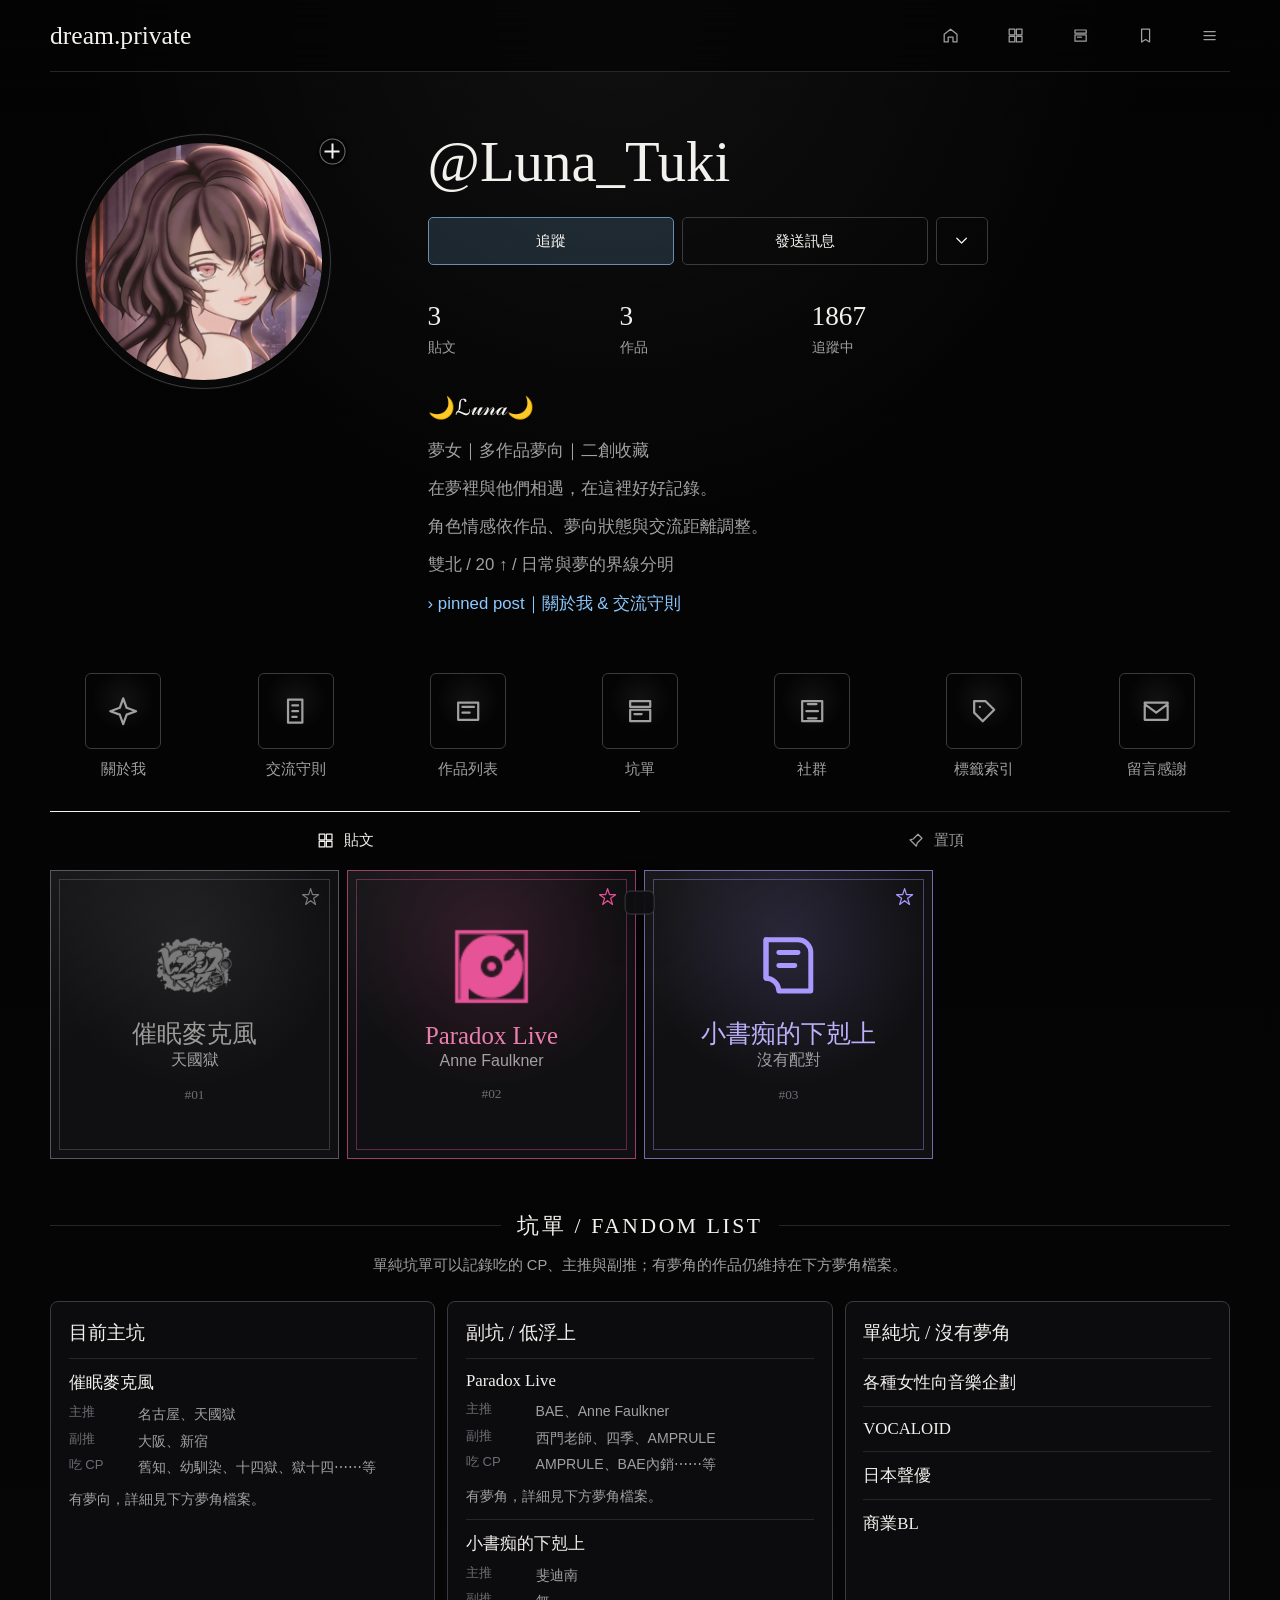
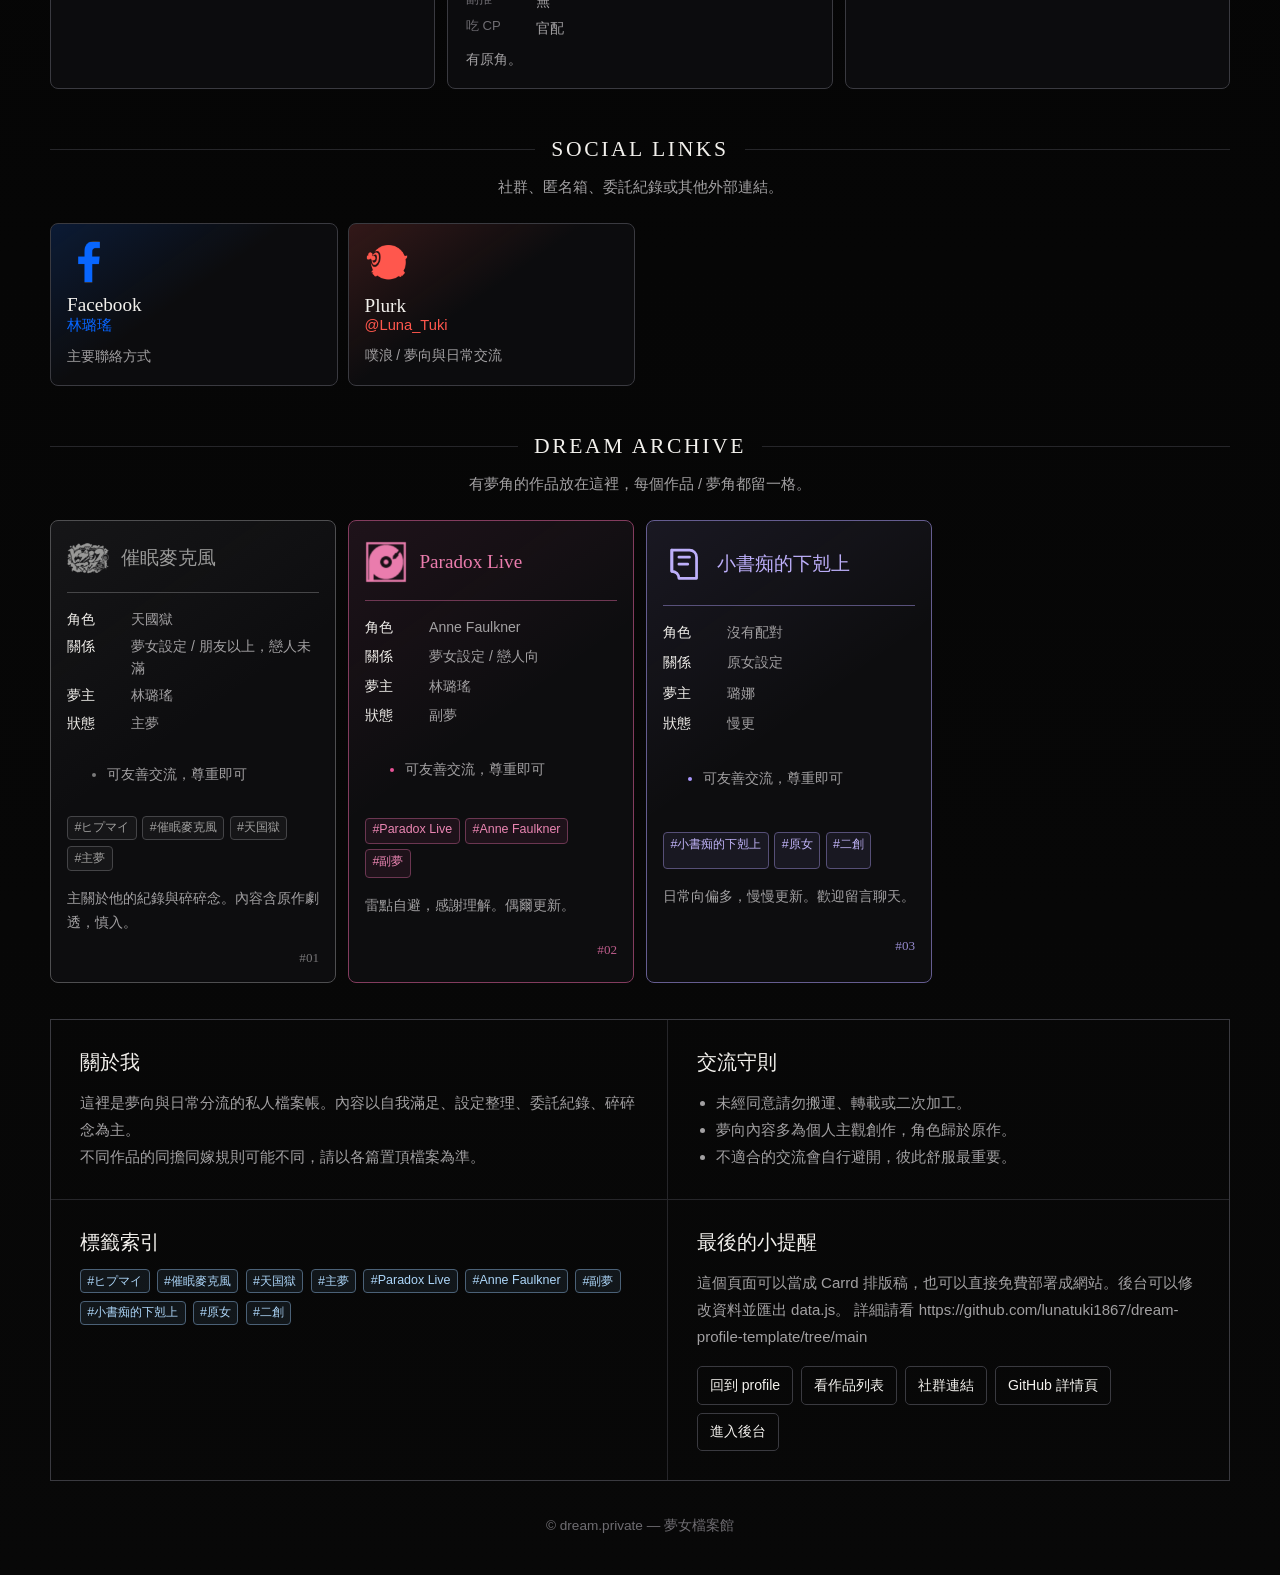
<file: index.html>
<!doctype html>
<html lang="zh-Hant">
  <head>
    <meta charset="utf-8" />
    <meta name="viewport" content="width=device-width, initial-scale=1" />
    <title>dream.private | 夢女自介</title>
    <meta
      name="description"
      content="黑底 IG 私密帳風格的夢女自介與多作品夢角檔案模板。"
    />
    <link rel="stylesheet" href="styles.css?v=20260531-avatar-plus" />
  </head>
  <body>
    <div class="grain" aria-hidden="true"></div>

    <header class="topbar" aria-label="頁首導覽">
      <a class="brand" href="#top" aria-label="回到頂端" data-profile="brand">dream.private</a>
      <nav class="top-icons" aria-label="快捷連結">
        <a href="#top" aria-label="首頁">
          <svg width="512" height="512" viewBox="0 0 24 24" aria-hidden="true"><path d="M4 10.4 12 4l8 6.4V20h-5v-6H9v6H4z" /></svg>
        </a>
        <a href="#works" aria-label="作品列表">
          <svg width="512" height="512" viewBox="0 0 24 24" aria-hidden="true"><path d="M4 4h7v7H4zM13 4h7v7h-7zM4 13h7v7H4zM13 13h7v7h-7z" /></svg>
        </a>
        <a href="#pit-list" aria-label="坑單">
          <svg width="512" height="512" viewBox="0 0 24 24" aria-hidden="true"><path d="M5 5h14v4H5zM5 11h14v8H5zM8 14h5" /></svg>
        </a>
        <a href="#pinned" aria-label="置頂檔案">
          <svg width="512" height="512" viewBox="0 0 24 24" aria-hidden="true"><path d="M7 4h10v16l-5-3-5 3z" /></svg>
        </a>
        <button class="icon-button" type="button" data-copy-template aria-label="複製夢角模板">
          <svg width="512" height="512" viewBox="0 0 24 24" aria-hidden="true"><path d="M5 7h14M5 12h14M5 17h14" /></svg>
        </button>
      </nav>
    </header>

    <main id="top">
      <section class="profile-section" aria-labelledby="profile-name">
        <div class="avatar-wrap">
          <div class="avatar" data-profile-avatar aria-hidden="true">
            <svg width="512" height="512" viewBox="0 0 100 100">
              <path d="M25 66 42 48l13 12 10-10 13 16H25Z" />
              <rect x="22" y="24" width="56" height="52" rx="4" />
              <circle cx="38" cy="39" r="5" />
            </svg>
          </div>
          <span class="spark" aria-hidden="true"></span>
        </div>

        <div class="profile-main">
          <div class="profile-head">
            <h1 id="profile-name" data-profile="username">@dream.private</h1>
            <div class="profile-actions">
              <a class="button primary" href="#pinned">追蹤</a>
              <a class="button" href="#social-links">發送訊息</a>
              <button class="button square" type="button" data-theme-toggle aria-label="切換重點色">
                <svg width="512" height="512" viewBox="0 0 24 24" aria-hidden="true"><path d="m6 9 6 6 6-6" /></svg>
              </button>
            </div>
          </div>

          <dl class="stats" aria-label="帳號統計">
            <div><dt>貼文</dt><dd data-stat-posts>0</dd></div>
            <div><dt>作品</dt><dd data-stat-works>0</dd></div>
            <div><dt>追蹤中</dt><dd data-profile="following">0</dd></div>
          </dl>

          <div class="bio" data-profile-bio></div>
        </div>
      </section>

      <section class="story-row" aria-label="限時動態精選">
        <a class="story" href="#about">
          <span><svg width="512" height="512" viewBox="0 0 24 24"><path d="m12 3 2.4 6.6L21 12l-6.6 2.4L12 21l-2.4-6.6L3 12l6.6-2.4z" /></svg></span>
          關於我
        </a>
        <a class="story" href="#rules">
          <span><svg width="512" height="512" viewBox="0 0 24 24"><path d="M7 4h10v16H7zM10 8h4M10 12h4M10 16h3" /></svg></span>
          交流守則
        </a>
        <a class="story" href="#works">
          <span><svg width="512" height="512" viewBox="0 0 24 24"><path d="M5 6h14v12H5zM8 9h8M8 13h5" /></svg></span>
          作品列表
        </a>
        <a class="story" href="#pit-list">
          <span><svg width="512" height="512" viewBox="0 0 24 24"><path d="M5 5h14v4H5zM5 11h14v8H5zM8 14h5" /></svg></span>
          坑單
        </a>
        <a class="story" href="#social-links">
          <span><svg width="512" height="512" viewBox="0 0 24 24"><path d="M8 12h8M9 7h6M9 17h6M5 5h14v14H5z" /></svg></span>
          社群
        </a>
        <a class="story" href="#tags">
          <span><svg width="512" height="512" viewBox="0 0 24 24"><path d="M5 5h8l6 6-8 8-6-6zM9 9h.01" /></svg></span>
          標籤索引
        </a>
        <a class="story" href="#message">
          <span><svg width="512" height="512" viewBox="0 0 24 24"><path d="M4 6h16v12H4zM4 7l8 6 8-6" /></svg></span>
          留言感謝
        </a>
      </section>

      <section class="tabs" aria-label="貼文分類">
        <a class="active" href="#works">
          <svg width="512" height="512" viewBox="0 0 24 24" aria-hidden="true"><path d="M4 4h7v7H4zM13 4h7v7h-7zM4 13h7v7H4zM13 13h7v7h-7z" /></svg>
          貼文
        </a>
        <a href="#pinned">
          <svg width="512" height="512" viewBox="0 0 24 24" aria-hidden="true"><path d="M15 4 9 10l-4 1 8 8 1-4 6-6z" /></svg>
          置頂
        </a>
      </section>

      <section id="works" class="post-grid" aria-label="作品與夢角列表"></section>

      <section id="pit-list" class="section-heading" aria-labelledby="pit-title">
        <div></div>
        <h2 id="pit-title">坑單 / Fandom List</h2>
        <div></div>
        <p>單純坑單可以記錄吃的 CP、主推與副推；有夢角的作品仍維持在下方夢角檔案。</p>
      </section>

      <section class="pit-grid" aria-label="坑單列表"></section>

      <section id="social-links" class="section-heading" aria-labelledby="social-title">
        <div></div>
        <h2 id="social-title">Social Links</h2>
        <div></div>
        <p>社群、匿名箱、委託紀錄或其他外部連結。</p>
      </section>

      <section class="social-grid" aria-label="社群軟體連結"></section>

      <section id="pinned" class="section-heading" aria-labelledby="pinned-title">
        <div></div>
        <h2 id="pinned-title">Dream Archive</h2>
        <div></div>
        <p>有夢角的作品放在這裡，每個作品 / 夢角都留一格。</p>
      </section>

      <section class="pinned-grid" aria-label="夢角詳細檔案"></section>

      <section class="info-panel" aria-label="總自介與守則">
        <article id="about" data-about>
          <h2>關於我</h2>
        </article>
        <article id="rules" data-rules>
          <h2>交流守則</h2>
        </article>
        <article id="tags">
          <h2>標籤索引</h2>
          <div class="tag-cloud" aria-label="常用標籤"></div>
        </article>
        <article id="message" data-message>
          <h2>最後的小提醒</h2>
          <div class="message-actions">
            <a href="#top">回到 profile</a>
            <a href="#works">看作品列表</a>
            <a href="#social-links">社群連結</a>
            <a href="https://github.com/lunatuki1867/dream-profile-template/tree/main" target="_blank" rel="noreferrer">GitHub 詳情頁</a>
            <a href="admin.html">進入後台</a>
          </div>
        </article>
      </section>
    </main>

    <footer class="footer" data-profile="footer">© dream.private — 夢女檔案館</footer>

    <div class="toast" role="status" aria-live="polite"></div>

    <script src="data.js?v=20260531-contact-import"></script>
    <script src="script.js?v=20260531-avatar-plus"></script>
  </body>
</html>
</file>
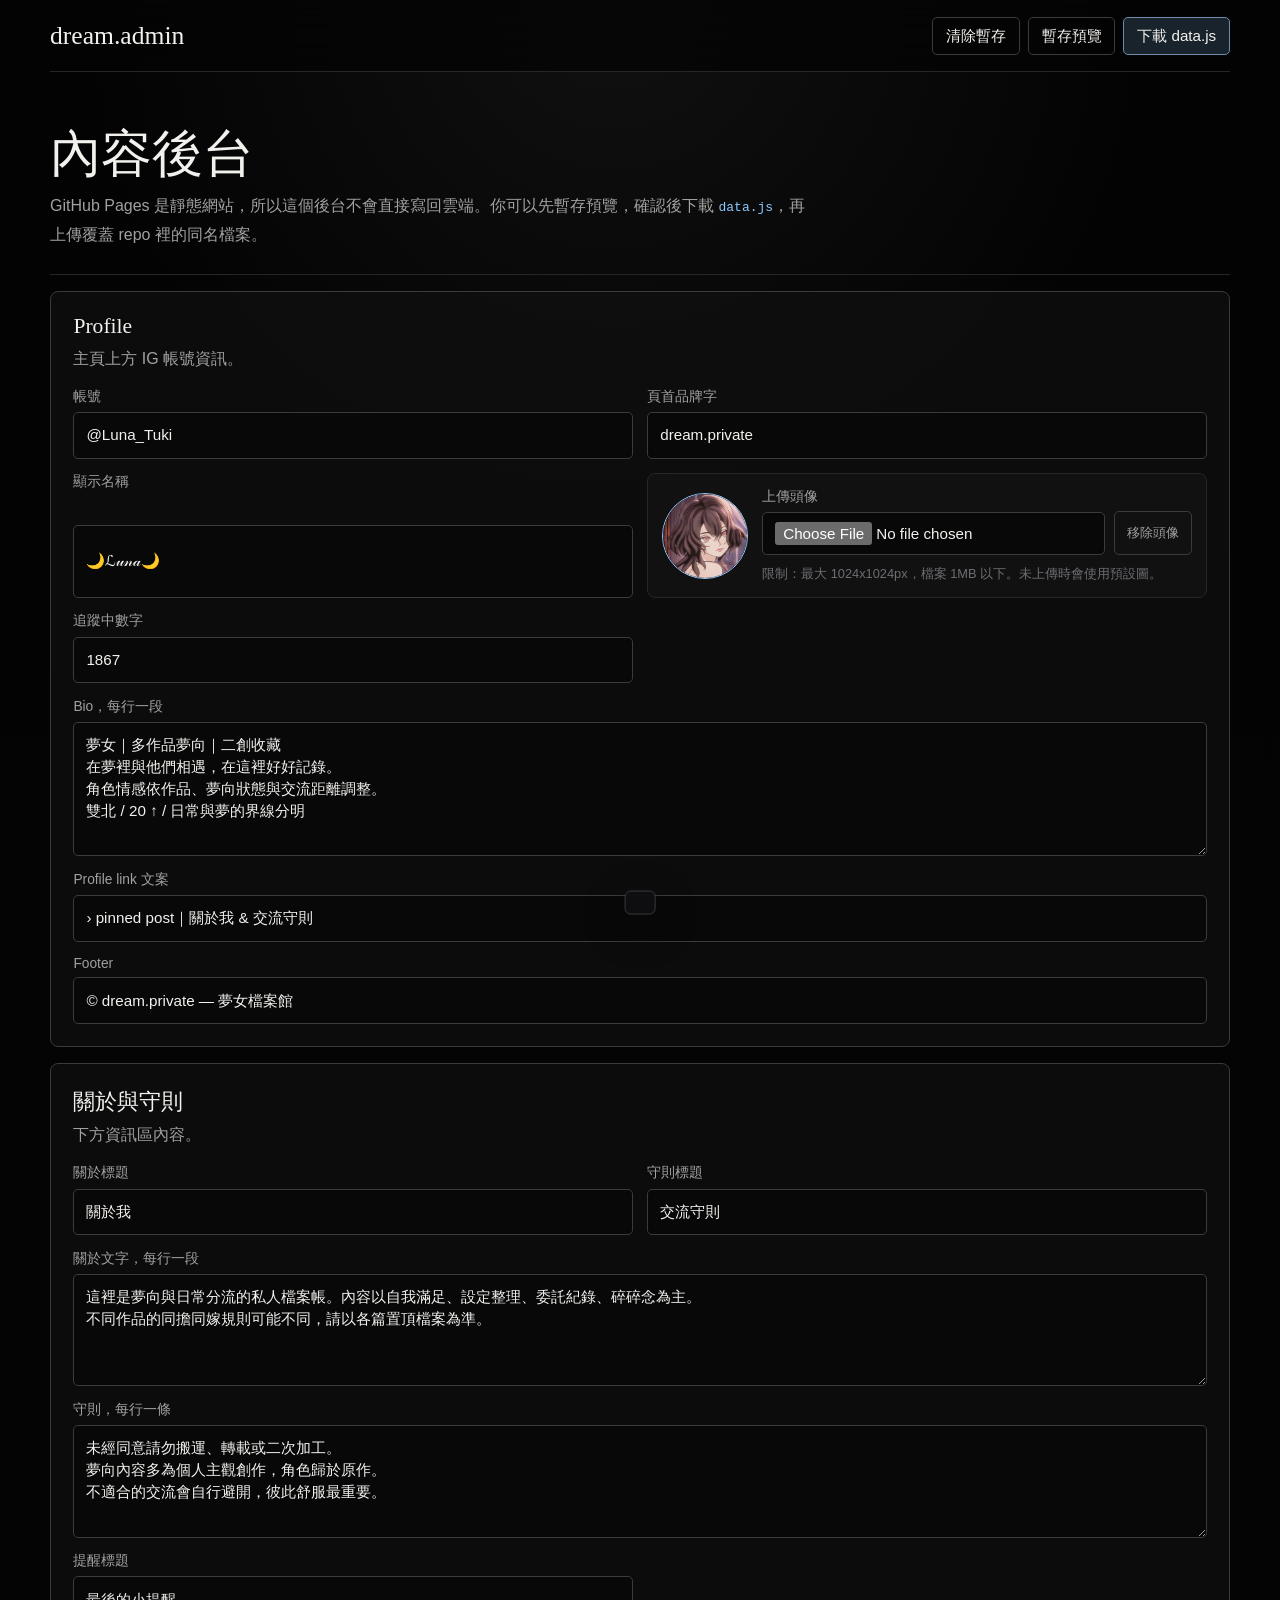
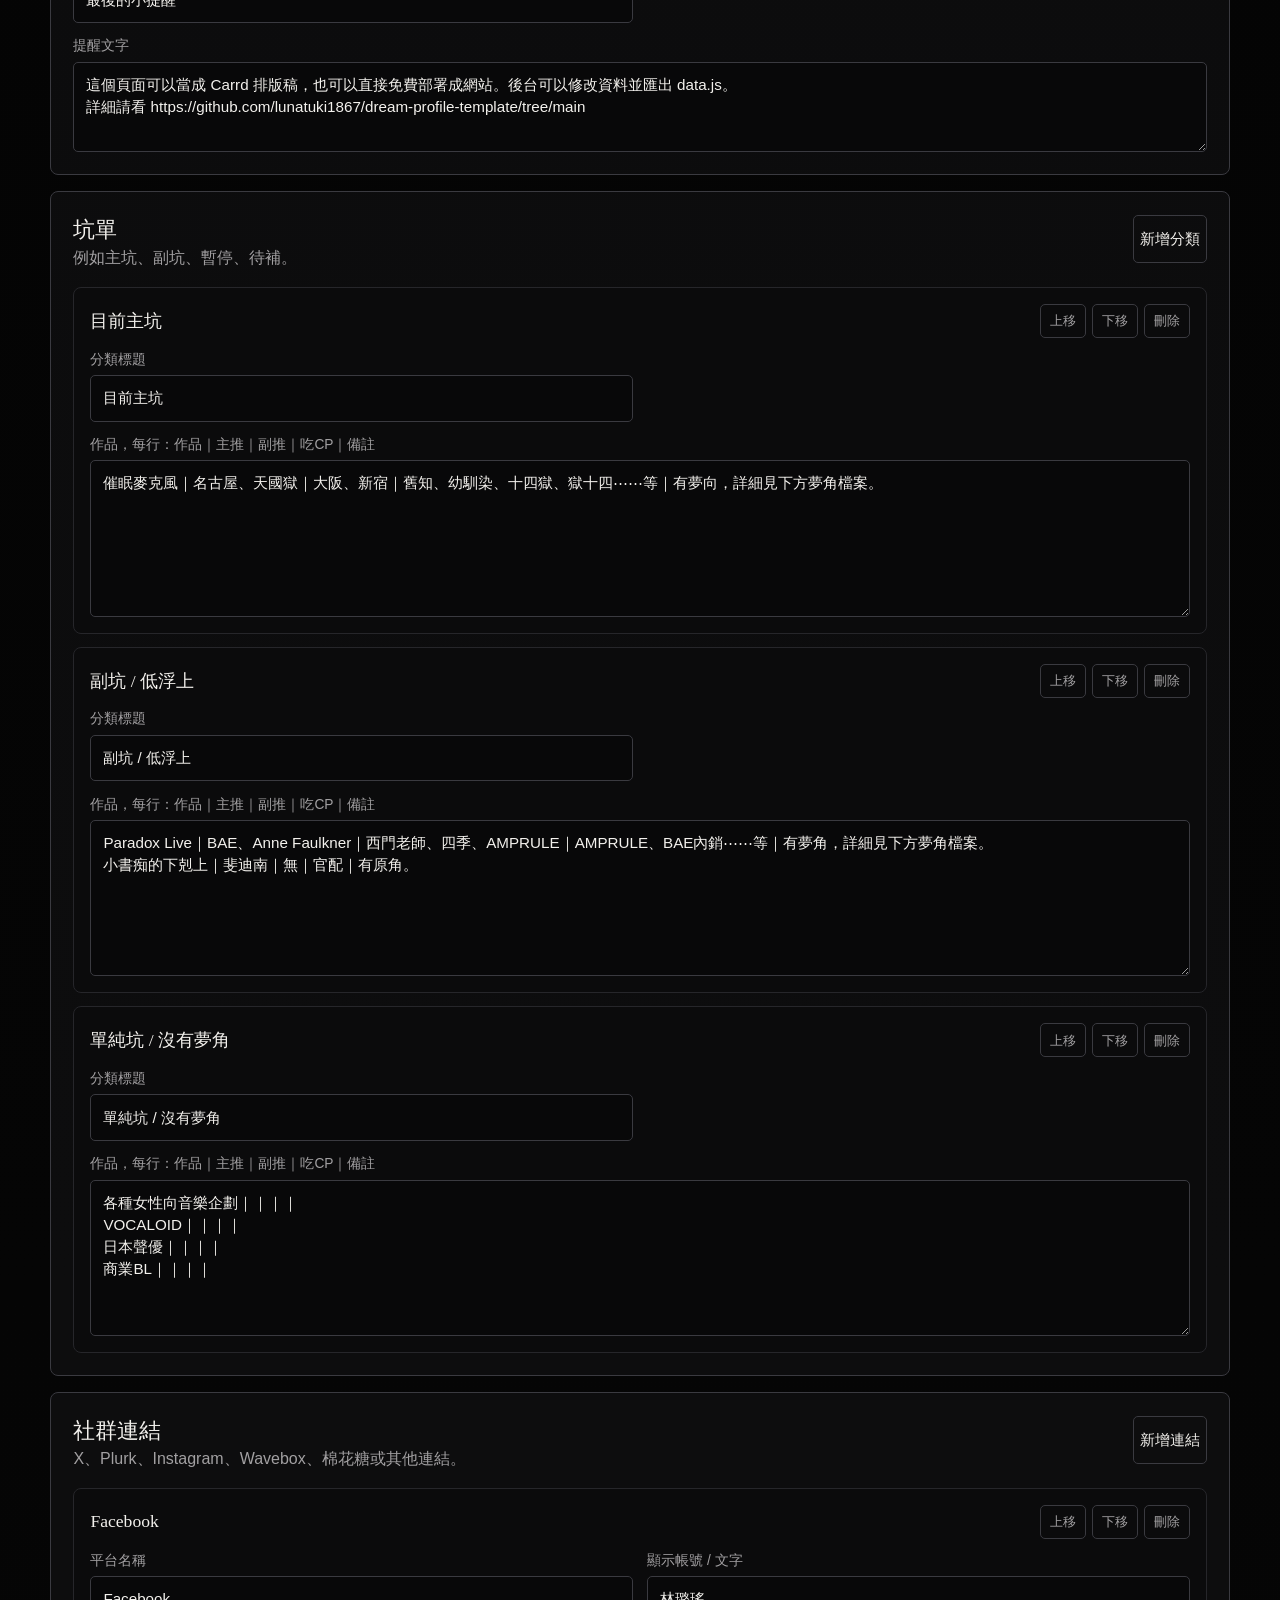
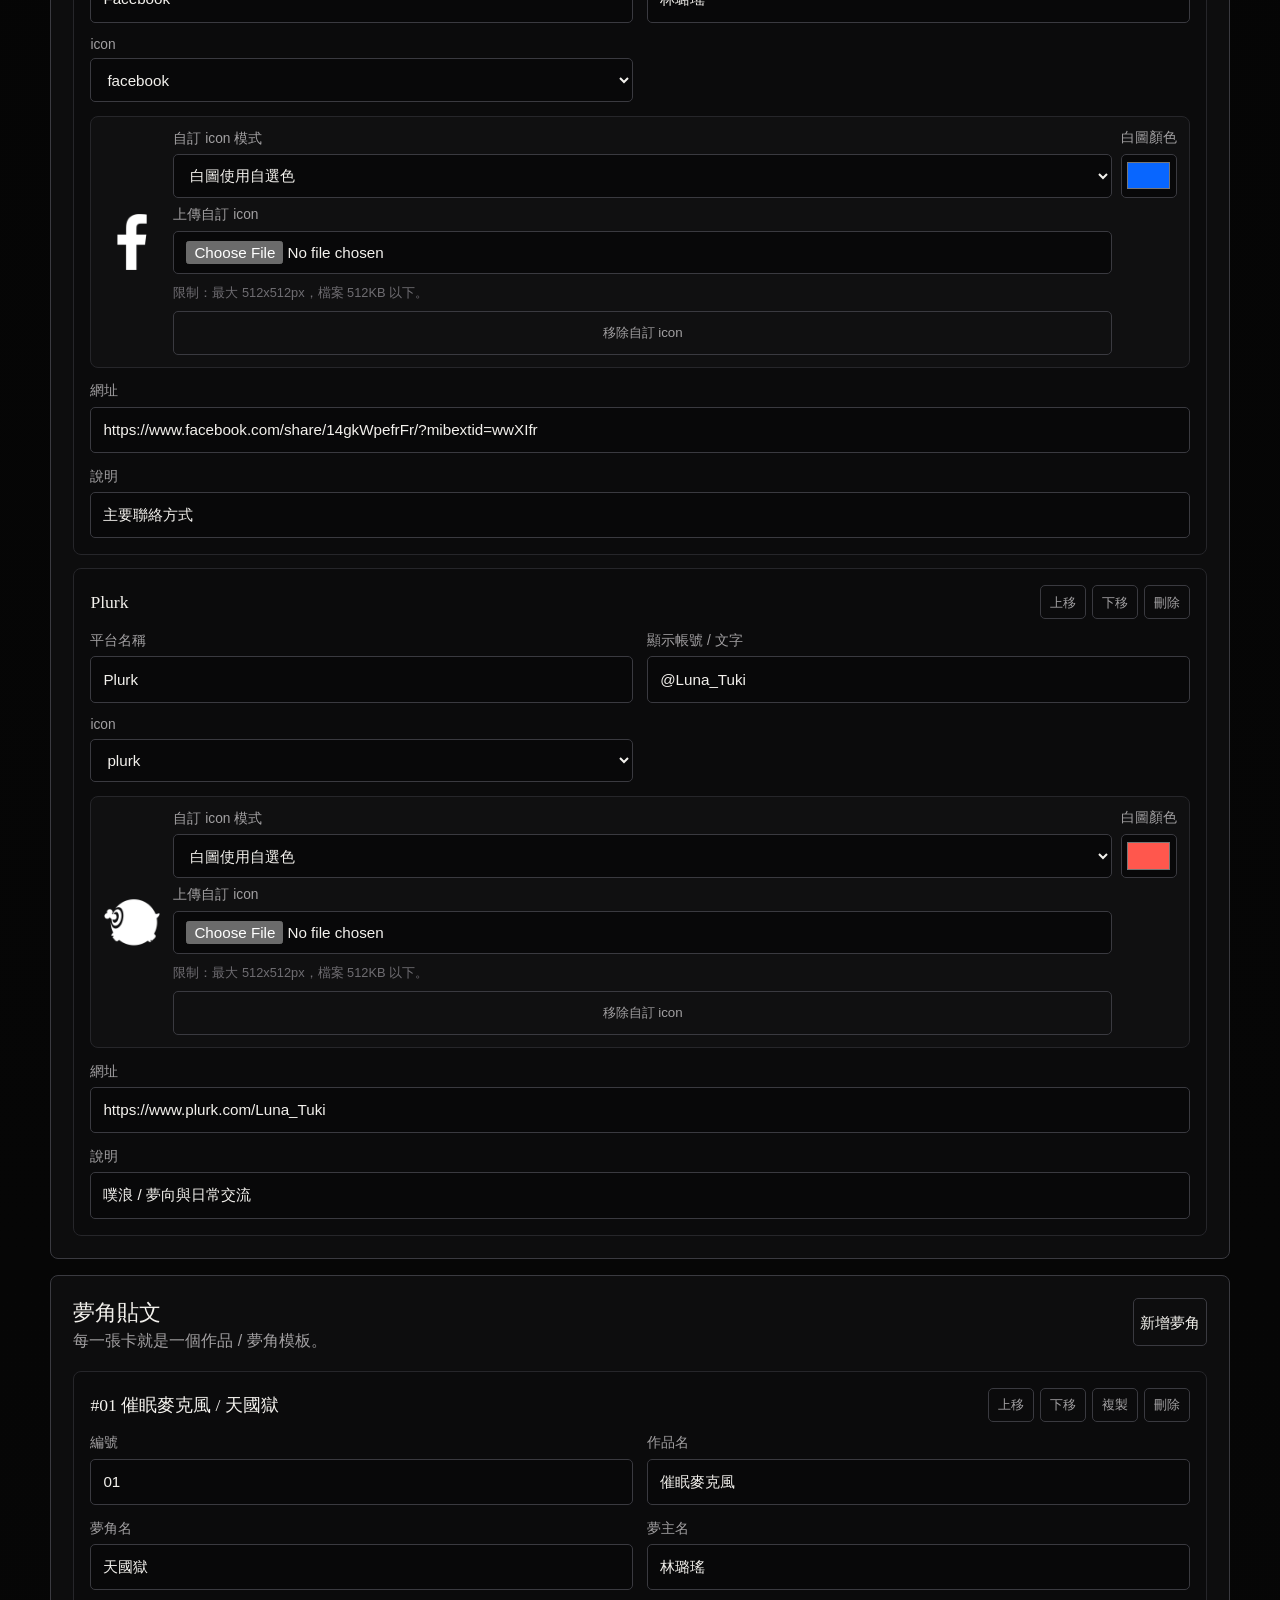
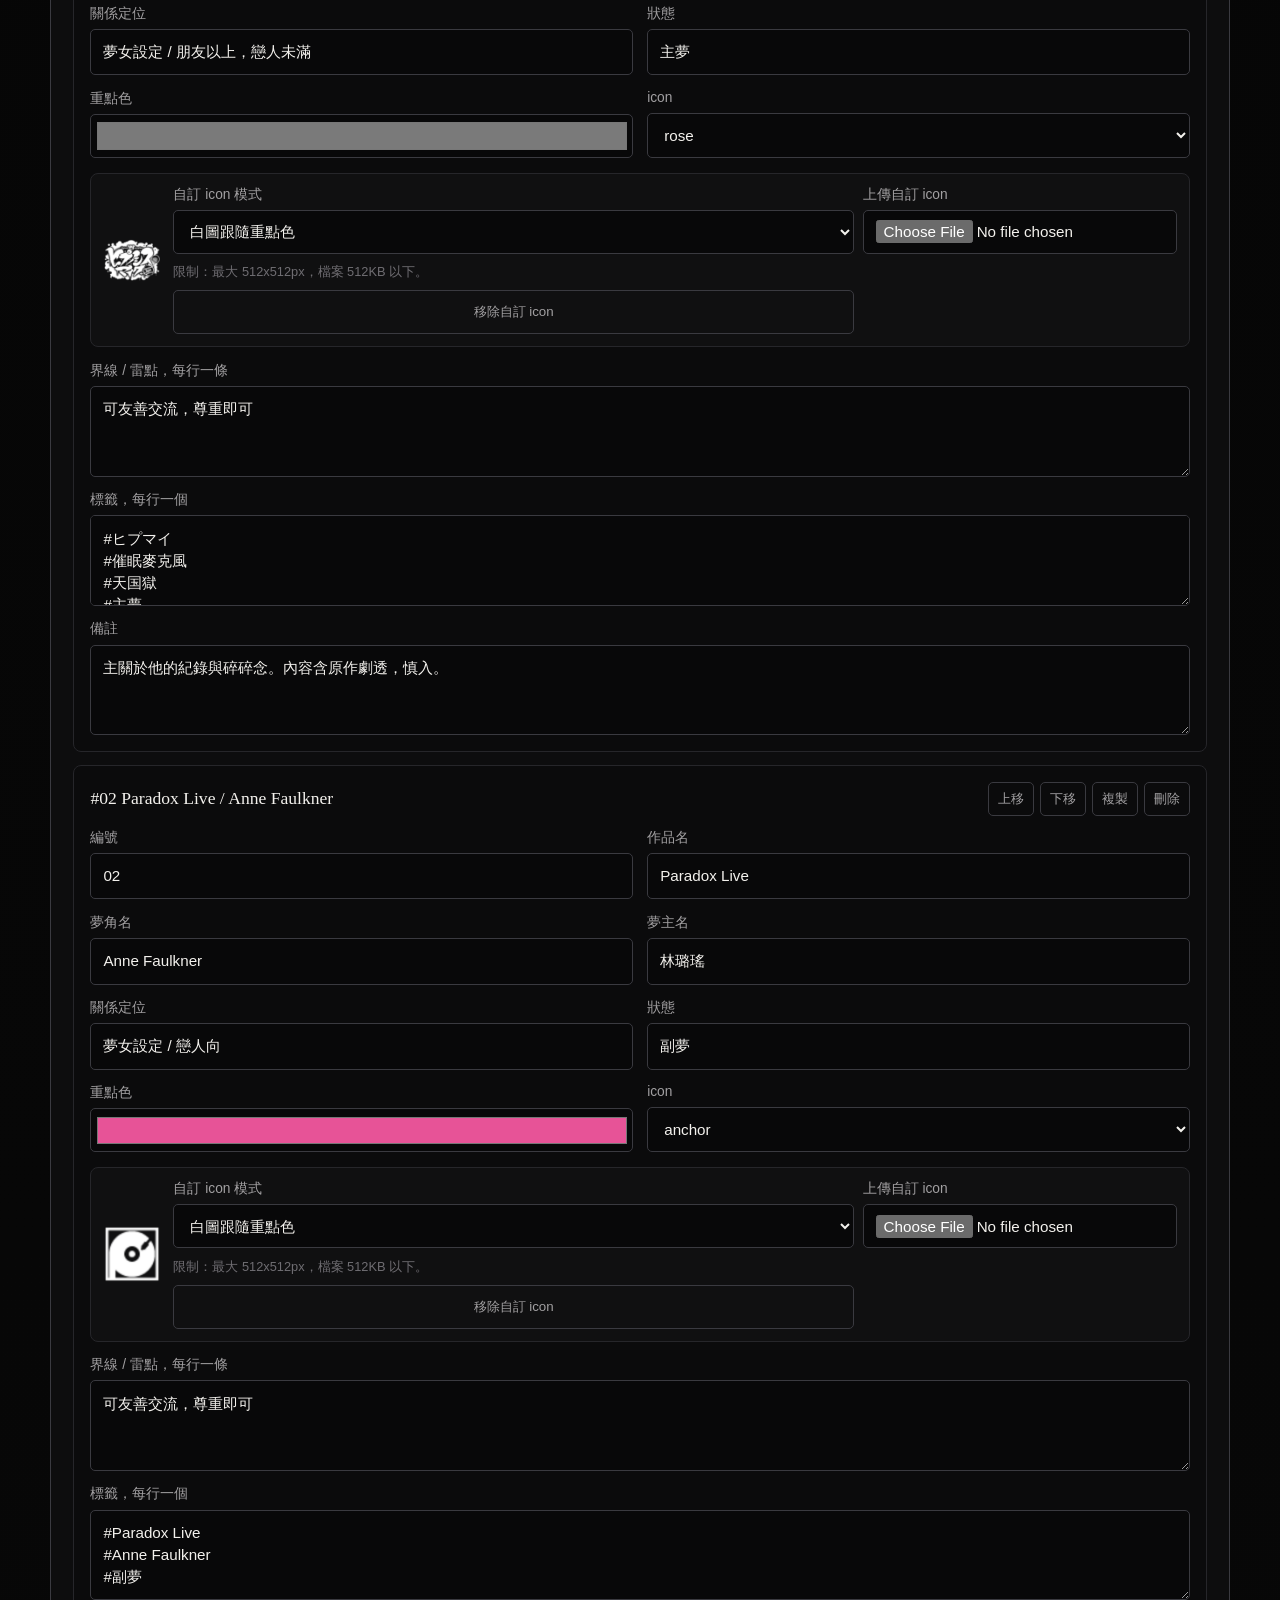
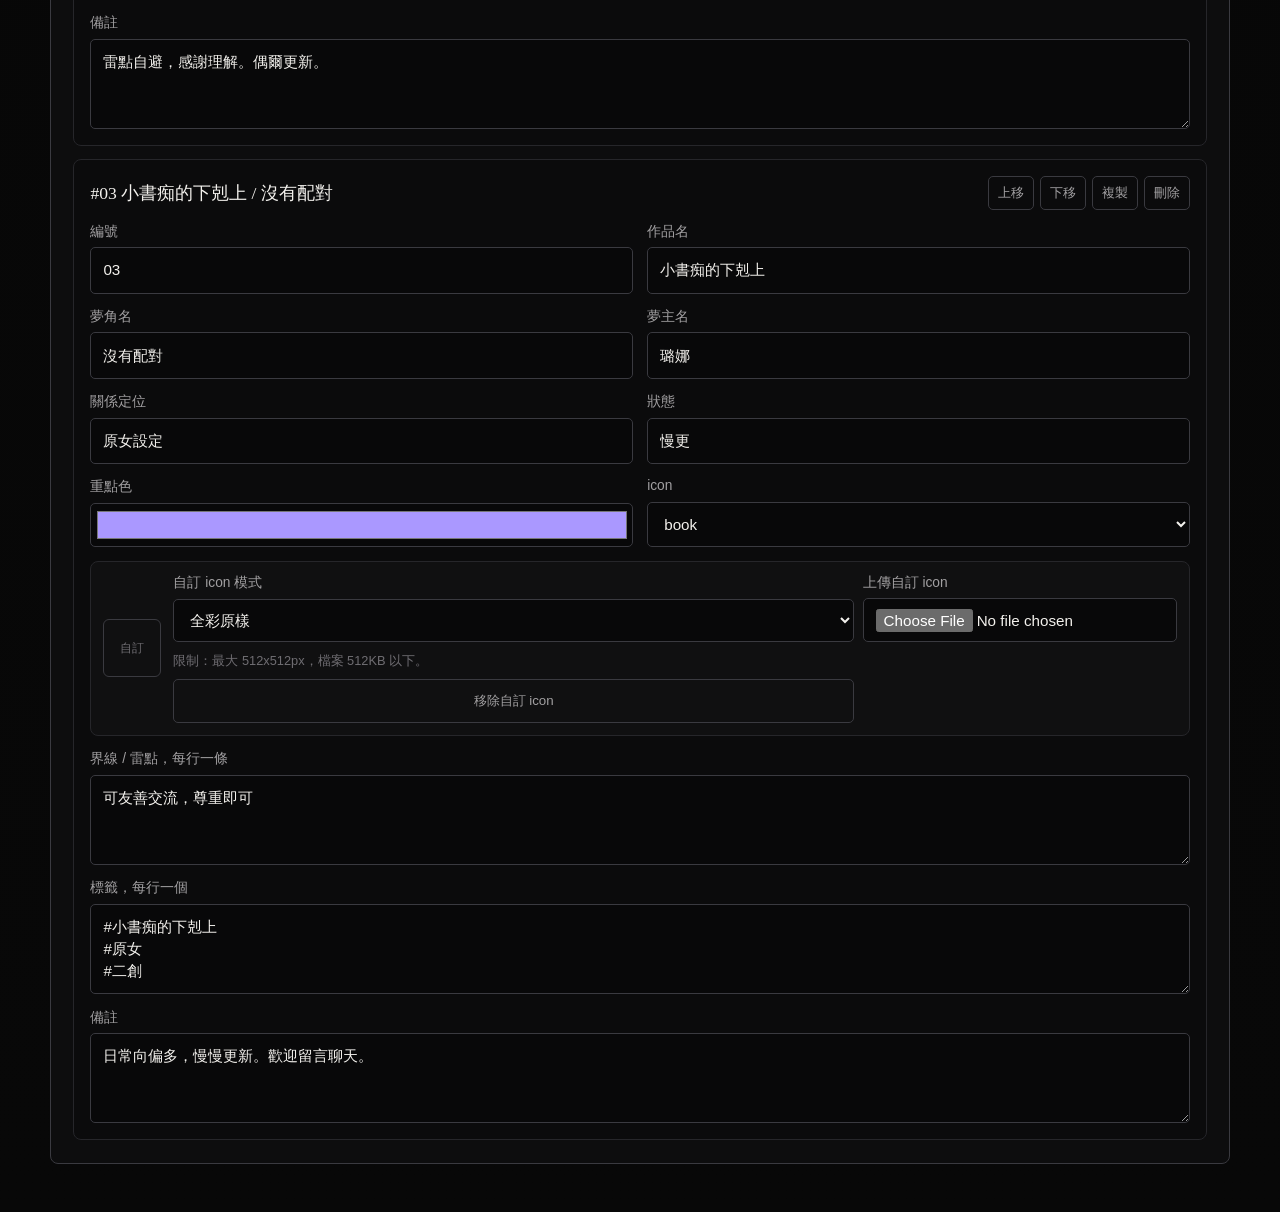
<file: admin.html>
<!doctype html>
<html lang="zh-Hant">
  <head>
    <meta charset="utf-8" />
    <meta name="viewport" content="width=device-width, initial-scale=1" />
    <title>dream.private 後台</title>
    <meta name="robots" content="noindex" />
    <link rel="stylesheet" href="styles.css?v=20260531-avatar-plus" />
    <link rel="stylesheet" href="admin.css?v=20260531-avatar-plus" />
  </head>
  <body>
    <div class="grain" aria-hidden="true"></div>

    <header class="topbar">
      <a class="brand" href="index.html">dream.admin</a>
      <nav class="admin-actions" aria-label="後台操作">
        <button class="button" type="button" data-reset-preview>清除暫存</button>
        <button class="button" type="button" data-save-preview>暫存預覽</button>
        <button class="button primary" type="button" data-download>下載 data.js</button>
      </nav>
    </header>

    <main class="admin-shell">
      <section class="admin-hero">
        <h1>內容後台</h1>
        <p>
          GitHub Pages 是靜態網站，所以這個後台不會直接寫回雲端。你可以先暫存預覽，確認後下載
          <code>data.js</code>，再上傳覆蓋 repo 裡的同名檔案。
        </p>
      </section>

      <form class="admin-form" data-admin-form>
        <section class="admin-panel">
          <div class="panel-title">
            <h2>Profile</h2>
            <p>主頁上方 IG 帳號資訊。</p>
          </div>
          <div class="form-grid">
            <label>
              帳號
              <input name="profile.username" type="text" />
            </label>
            <label>
              頁首品牌字
              <input name="profile.brand" type="text" />
            </label>
            <label>
              顯示名稱
              <input name="profile.displayName" type="text" />
            </label>
            <div class="avatar-editor wide">
              <div class="avatar-preview" data-avatar-preview>頭像</div>
              <div class="avatar-controls">
                <label>
                  上傳頭像
                  <input data-avatar-upload type="file" accept="image/png,image/jpeg,image/webp,image/svg+xml,image/gif" />
                </label>
                <button type="button" data-avatar-clear>移除頭像</button>
                <p class="upload-hint">限制：最大 1024x1024px，檔案 1MB 以下。未上傳時會使用預設圖。</p>
                <input name="profile.avatarImage" type="hidden" />
              </div>
            </div>
            <label>
              追蹤中數字
              <input name="profile.following" type="text" />
            </label>
            <label class="wide">
              Bio，每行一段
              <textarea name="profile.lines" rows="5"></textarea>
            </label>
            <label class="wide">
              Profile link 文案
              <input name="profile.linkText" type="text" />
            </label>
            <label class="wide">
              Footer
              <input name="profile.footer" type="text" />
            </label>
          </div>
        </section>

        <section class="admin-panel">
          <div class="panel-title">
            <h2>關於與守則</h2>
            <p>下方資訊區內容。</p>
          </div>
          <div class="form-grid">
            <label>
              關於標題
              <input name="about.title" type="text" />
            </label>
            <label>
              守則標題
              <input name="rules.title" type="text" />
            </label>
            <label class="wide">
              關於文字，每行一段
              <textarea name="about.paragraphs" rows="4"></textarea>
            </label>
            <label class="wide">
              守則，每行一條
              <textarea name="rules.items" rows="4"></textarea>
            </label>
            <label>
              提醒標題
              <input name="message.title" type="text" />
            </label>
            <label class="wide">
              提醒文字
              <textarea name="message.text" rows="3"></textarea>
            </label>
          </div>
        </section>

        <section class="admin-panel">
          <div class="panel-title row">
            <div>
              <h2>坑單</h2>
              <p>例如主坑、副坑、暫停、待補。</p>
            </div>
            <button class="button" type="button" data-add-pit>新增分類</button>
          </div>
          <div class="editor-list" data-pit-editor></div>
        </section>

        <section class="admin-panel">
          <div class="panel-title row">
            <div>
              <h2>社群連結</h2>
              <p>X、Plurk、Instagram、Wavebox、棉花糖或其他連結。</p>
            </div>
            <button class="button" type="button" data-add-social>新增連結</button>
          </div>
          <div class="editor-list" data-social-editor></div>
        </section>

        <section class="admin-panel">
          <div class="panel-title row">
            <div>
              <h2>夢角貼文</h2>
              <p>每一張卡就是一個作品 / 夢角模板。</p>
            </div>
            <button class="button" type="button" data-add-post>新增夢角</button>
          </div>
          <div class="editor-list" data-post-editor></div>
        </section>
      </form>
    </main>

    <div class="toast" role="status" aria-live="polite"></div>

    <script src="data.js?v=20260531-contact-import"></script>
    <script src="admin.js?v=20260531-avatar-plus"></script>
  </body>
</html>
</file>
<file: styles.css>
:root {
  color-scheme: dark;
  --bg: #050505;
  --surface: #101012;
  --surface-2: #151518;
  --line: #26262a;
  --line-strong: #3a3a40;
  --text: #f3f1ed;
  --muted: #a2a0a2;
  --dim: #6f6d72;
  --accent: #8cc9ff;
  --accent-soft: rgba(140, 201, 255, 0.16);
  --danger: #ff6f8d;
  --radius: 8px;
  --max: 1180px;
  --serif: "Times New Roman", "Noto Serif TC", serif;
  --sans: ui-sans-serif, -apple-system, BlinkMacSystemFont, "Segoe UI", "Noto Sans TC", sans-serif;
}

* {
  box-sizing: border-box;
}

html {
  scroll-behavior: smooth;
}

body {
  margin: 0;
  min-height: 100vh;
  background:
    radial-gradient(circle at 48% 0%, rgba(255, 255, 255, 0.055), transparent 34rem),
    linear-gradient(180deg, #030303 0%, var(--bg) 38%, #080808 100%);
  color: var(--text);
  font-family: var(--sans);
  letter-spacing: 0;
}

a {
  color: inherit;
  text-decoration: none;
}

button,
a {
  -webkit-tap-highlight-color: transparent;
}

svg {
  display: block;
  width: 1.2rem;
  height: 1.2rem;
  fill: none;
  stroke: currentColor;
  stroke-width: 1.55;
  stroke-linecap: round;
  stroke-linejoin: round;
}

.custom-icon {
  display: block;
  width: 100%;
  height: 100%;
  object-fit: contain;
  border-radius: 0;
}

.custom-icon-mask {
  background: currentColor;
  border-radius: 0;
  -webkit-mask-image: var(--icon-image);
  mask-image: var(--icon-image);
  -webkit-mask-position: center;
  mask-position: center;
  -webkit-mask-repeat: no-repeat;
  mask-repeat: no-repeat;
  -webkit-mask-size: contain;
  mask-size: contain;
}

.grain {
  position: fixed;
  inset: 0;
  pointer-events: none;
  opacity: 0.26;
  z-index: -1;
  background-image:
    linear-gradient(rgba(255,255,255,.035) 1px, transparent 1px),
    linear-gradient(90deg, rgba(255,255,255,.02) 1px, transparent 1px);
  background-size: 42px 42px, 42px 42px;
  mask-image: linear-gradient(to bottom, black, transparent 80%);
}

.topbar {
  position: sticky;
  top: 0;
  z-index: 10;
  width: min(var(--max), calc(100% - 32px));
  height: 72px;
  margin: 0 auto;
  display: flex;
  align-items: center;
  justify-content: space-between;
  border-bottom: 1px solid var(--line);
  background: rgba(5, 5, 5, 0.78);
  backdrop-filter: blur(18px);
}

.brand {
  font-family: var(--serif);
  font-size: clamp(1.25rem, 2vw, 1.75rem);
}

.top-icons {
  display: flex;
  align-items: center;
  gap: clamp(0.55rem, 2vw, 1.55rem);
  color: var(--muted);
}

.top-icons a,
.icon-button {
  width: 40px;
  height: 40px;
  display: grid;
  place-items: center;
  border: 0;
  border-radius: 6px;
  color: inherit;
  background: transparent;
  cursor: pointer;
}

.top-icons a:hover,
.icon-button:hover,
.top-icons a:focus-visible,
.icon-button:focus-visible {
  color: var(--text);
  outline: 1px solid var(--line-strong);
}

main {
  width: min(var(--max), calc(100% - 32px));
  margin: 0 auto;
}

.profile-section {
  display: grid;
  grid-template-columns: minmax(180px, 280px) 1fr;
  gap: clamp(2rem, 6vw, 4.5rem);
  padding: clamp(2rem, 6vw, 3.9rem) clamp(0rem, 2vw, 4rem) 2rem;
}

.avatar-wrap {
  position: relative;
  align-self: start;
}

.avatar {
  width: min(100%, 255px);
  aspect-ratio: 1;
  border: 1px solid var(--line-strong);
  border-radius: 50%;
  overflow: hidden;
  display: grid;
  place-items: center;
  color: var(--muted);
  background:
    linear-gradient(145deg, rgba(255,255,255,.08), transparent 45%),
    radial-gradient(circle at 50% 50%, #171719, #0b0b0c);
  box-shadow: inset 0 0 0 10px #080809, 0 0 0 1px #0b0b0c;
}

.avatar svg {
  width: 34%;
  height: 34%;
}

.avatar img {
  width: 100%;
  height: 100%;
  object-fit: cover;
  border-radius: 50%;
}

.avatar.has-image {
  padding: 8px;
  background: #080809;
}

.spark {
  position: absolute;
  right: 6%;
  top: 4%;
  width: 26px;
  height: 26px;
  border: 1px solid rgba(255, 255, 255, 0.42);
  border-radius: 50%;
  color: var(--text);
  background: #050506;
  box-shadow: 0 0 0 3px rgba(5, 5, 6, 0.82);
  transform: translate(25%, -25%);
}

.spark::before,
.spark::after {
  content: "";
  position: absolute;
  inset: 0;
  margin: auto;
  background: currentColor;
}

.spark::before {
  width: 2px;
  height: 15px;
}

.spark::after {
  width: 15px;
  height: 2px;
}

.profile-main {
  min-width: 0;
}

.profile-head {
  display: grid;
  grid-template-columns: 1fr;
  gap: 1.6rem;
}

h1,
h2,
h3,
p,
dl,
dd {
  margin: 0;
}

h1 {
  font-family: var(--serif);
  font-size: clamp(2rem, 5vw, 3.55rem);
  font-weight: 400;
  line-height: 1;
}

.profile-actions {
  display: grid;
  grid-template-columns: minmax(0, 1fr) minmax(0, 1fr) 52px;
  gap: 8px;
  max-width: 560px;
}

.button {
  min-height: 48px;
  display: inline-flex;
  align-items: center;
  justify-content: center;
  border: 1px solid var(--line-strong);
  border-radius: 5px;
  color: var(--text);
  background: transparent;
  font: 500 0.95rem/1 var(--sans);
  cursor: pointer;
}

.button.primary {
  border-color: color-mix(in srgb, var(--accent) 58%, var(--line-strong));
  background: var(--accent-soft);
}

.button.square {
  padding: 0;
}

.button:hover,
.button:focus-visible {
  border-color: var(--accent);
  outline: 0;
}

.stats {
  display: grid;
  grid-template-columns: repeat(3, minmax(90px, 1fr));
  gap: 1rem;
  max-width: 560px;
  margin: 2.25rem 0 2rem;
}

.stats div {
  display: flex;
  flex-direction: column-reverse;
  gap: 0.38rem;
}

.stats dt {
  color: var(--muted);
  font-size: 0.88rem;
}

.stats dd {
  font-family: var(--serif);
  font-size: 1.7rem;
}

.bio {
  display: grid;
  gap: 0.5rem;
  color: var(--muted);
  font-size: clamp(0.95rem, 1.7vw, 1.05rem);
  line-height: 1.8;
}

.bio .display-name {
  color: var(--text);
  font-family: var(--serif);
  font-size: 1.35rem;
}

.profile-link {
  color: var(--accent);
}

.story-row {
  display: grid;
  grid-auto-flow: column;
  grid-auto-columns: minmax(98px, 1fr);
  gap: clamp(0.5rem, 2vw, 2.5rem);
  overflow-x: auto;
  padding: 1.4rem 0 2rem;
  scrollbar-width: thin;
  scrollbar-color: var(--line-strong) transparent;
}

.story {
  display: grid;
  justify-items: center;
  gap: 0.7rem;
  color: var(--muted);
  font-size: 0.92rem;
  text-align: center;
  white-space: nowrap;
}

.story span {
  width: 76px;
  aspect-ratio: 1;
  display: grid;
  place-items: center;
  border: 1px solid var(--line-strong);
  border-radius: 6px;
  background: radial-gradient(circle at 50% 35%, rgba(255,255,255,.06), transparent 55%);
}

.story span svg {
  width: 2.15rem;
  height: 2.15rem;
}

.story:hover {
  color: var(--text);
}

.tabs {
  display: grid;
  grid-template-columns: repeat(2, minmax(0, 1fr));
  border-top: 1px solid var(--line);
  color: var(--muted);
}

.tabs a {
  min-height: 58px;
  display: inline-flex;
  align-items: center;
  justify-content: center;
  gap: 0.5rem;
  border-top: 1px solid transparent;
  transform: translateY(-1px);
  font-size: 0.95rem;
}

.tabs a.active {
  color: var(--text);
  border-top-color: var(--text);
}

.post-grid {
  display: grid;
  grid-template-columns: repeat(4, minmax(0, 1fr));
  gap: 8px;
  padding-bottom: 2.5rem;
}

.post-tile {
  position: relative;
  min-width: 0;
  aspect-ratio: 1;
  display: grid;
  place-items: center;
  padding: clamp(0.8rem, 2vw, 1.5rem);
  border: 1px solid color-mix(in srgb, var(--tile-accent) 60%, var(--line));
  background:
    radial-gradient(circle at 50% 25%, color-mix(in srgb, var(--tile-accent) 16%, transparent), transparent 56%),
    linear-gradient(145deg, rgba(255,255,255,.04), transparent 40%),
    var(--surface);
  overflow: hidden;
}

.post-tile::before {
  content: "";
  position: absolute;
  inset: 8px;
  border: 1px solid color-mix(in srgb, var(--tile-accent) 38%, transparent);
  pointer-events: none;
}

.pin {
  position: absolute;
  right: 18px;
  top: 16px;
  color: var(--tile-accent);
}

.tile-inner {
  position: relative;
  z-index: 1;
  display: grid;
  justify-items: center;
  gap: 1rem;
  text-align: center;
}

.tile-icon {
  width: clamp(2.4rem, 6vw, 4.8rem);
  height: clamp(2.4rem, 6vw, 4.8rem);
  color: var(--tile-accent);
}

.tile-icon svg {
  width: 100%;
  height: 100%;
}

.post-tile h3 {
  color: color-mix(in srgb, var(--tile-accent) 72%, var(--text));
  font-family: var(--serif);
  font-size: clamp(1.05rem, 2.2vw, 1.55rem);
  font-weight: 400;
  line-height: 1.25;
}

.post-tile p {
  color: var(--muted);
  font-size: clamp(0.82rem, 1.5vw, 1rem);
}

.post-tile small {
  color: var(--dim);
  font-family: var(--serif);
}

.section-heading {
  display: grid;
  grid-template-columns: 1fr auto 1fr;
  align-items: center;
  gap: 1rem;
  padding: 0.75rem 0 1.6rem;
  text-align: center;
}

.section-heading div {
  height: 1px;
  background: var(--line);
}

.section-heading h2 {
  font-family: var(--serif);
  font-size: clamp(1rem, 2.4vw, 1.35rem);
  font-weight: 400;
  text-transform: uppercase;
  letter-spacing: 0.12em;
}

.section-heading p {
  grid-column: 1 / -1;
  color: var(--muted);
  font-size: 0.92rem;
}

.pinned-grid {
  display: grid;
  grid-template-columns: repeat(4, minmax(0, 1fr));
  gap: 12px;
}

.pit-grid {
  display: grid;
  grid-template-columns: repeat(3, minmax(0, 1fr));
  gap: 12px;
  margin-bottom: 2.25rem;
}

.social-grid {
  display: grid;
  grid-template-columns: repeat(4, minmax(0, 1fr));
  gap: 10px;
  margin-bottom: 2.25rem;
}

.social-card {
  min-width: 0;
  display: grid;
  gap: 0.7rem;
  min-height: 150px;
  border: 1px solid var(--line-strong);
  border-radius: var(--radius);
  padding: 1rem;
  background:
    linear-gradient(145deg, color-mix(in srgb, var(--social-icon-color, var(--accent)) 16%, transparent), transparent 46%),
    rgba(16, 16, 18, 0.72);
}

.social-card:hover,
.social-card:focus-visible {
  border-color: var(--social-icon-color, var(--accent));
  outline: 0;
}

.social-card span {
  width: 42px;
  height: 42px;
  display: grid;
  place-items: center;
  border: 1px solid var(--line-strong);
  border-radius: 6px;
  color: var(--social-icon-color, var(--accent));
}

.social-card span svg {
  width: 1.85rem;
  height: 1.85rem;
}

.social-card span.has-custom-icon {
  border-color: transparent;
  border-radius: 0;
}

.social-card h3 {
  font-family: var(--serif);
  font-size: 1.2rem;
  font-weight: 400;
  line-height: 1.2;
}

.social-card .handle {
  color: var(--social-icon-color, var(--accent));
  font-size: 0.92rem;
}

.social-card .note {
  color: var(--muted);
  font-size: 0.86rem;
  line-height: 1.65;
}

.pit-card {
  min-width: 0;
  border: 1px solid var(--line-strong);
  border-radius: var(--radius);
  padding: 1.1rem;
  background: rgba(16, 16, 18, 0.72);
}

.pit-card h3 {
  margin-bottom: 0.8rem;
  font-family: var(--serif);
  font-size: 1.2rem;
  font-weight: 400;
}

.pit-items {
  display: grid;
  gap: 0.75rem;
}

.pit-item {
  display: grid;
  gap: 0.55rem;
  border-top: 1px solid var(--line);
  padding-top: 0.75rem;
}

.pit-item h4 {
  margin: 0;
  color: var(--text);
  font-family: var(--serif);
  font-size: 1.05rem;
  font-weight: 400;
}

.pit-item dl {
  display: grid;
  gap: 0.25rem;
  margin: 0;
}

.pit-item dl div {
  display: grid;
  grid-template-columns: 3.8rem 1fr;
  gap: 0.55rem;
  align-items: start;
}

.pit-item dt {
  color: var(--dim);
  font-size: 0.82rem;
}

.pit-item dd,
.pit-item p {
  margin: 0;
  color: var(--muted);
  font-size: 0.88rem;
  line-height: 1.6;
}

.dream-card {
  display: grid;
  gap: 1rem;
  min-width: 0;
  padding: 1rem;
  border: 1px solid color-mix(in srgb, var(--tile-accent) 48%, var(--line));
  border-radius: var(--radius);
  background:
    linear-gradient(145deg, color-mix(in srgb, var(--tile-accent) 8%, transparent), transparent 46%),
    rgba(16, 16, 18, 0.8);
}

.card-title {
  display: grid;
  grid-template-columns: auto 1fr;
  gap: 0.75rem;
  align-items: center;
  color: color-mix(in srgb, var(--tile-accent) 74%, var(--text));
  border-bottom: 1px solid color-mix(in srgb, var(--tile-accent) 38%, var(--line));
  padding-bottom: 0.8rem;
}

.card-title svg {
  width: 2.65rem;
  height: 2.65rem;
}

.card-title .custom-icon {
  width: 2.65rem;
  height: 2.65rem;
  border-radius: 0;
}

.card-title h3 {
  min-width: 0;
  font-family: var(--serif);
  font-size: 1.2rem;
  font-weight: 400;
  line-height: 1.25;
}

.meta-list {
  display: grid;
  gap: 0.35rem;
  color: var(--muted);
  font-size: 0.88rem;
  line-height: 1.55;
}

.meta-list div {
  display: grid;
  grid-template-columns: 3.5rem 1fr;
  gap: 0.5rem;
}

.meta-list dt {
  color: var(--text);
}

.boundaries {
  display: grid;
  gap: 0.25rem;
  color: var(--muted);
  font-size: 0.86rem;
  line-height: 1.55;
}

.boundaries li::marker {
  color: var(--tile-accent);
}

.tags {
  display: flex;
  flex-wrap: wrap;
  gap: 0.35rem;
}

.tags span,
.tag-cloud span {
  color: color-mix(in srgb, var(--tile-accent, var(--accent)) 68%, var(--text));
  font-size: 0.78rem;
  border: 1px solid color-mix(in srgb, var(--tile-accent, var(--accent)) 36%, var(--line));
  border-radius: 4px;
  padding: 0.18rem 0.4rem;
  background: color-mix(in srgb, var(--tile-accent, var(--accent)) 8%, transparent);
}

.note {
  color: var(--muted);
  font-size: 0.88rem;
  line-height: 1.7;
}

.number {
  justify-self: end;
  color: color-mix(in srgb, var(--tile-accent) 64%, var(--dim));
  font-family: var(--serif);
  font-size: 0.82rem;
}

.info-panel {
  display: grid;
  grid-template-columns: 1.1fr 1fr;
  gap: 0;
  margin: 2.25rem 0;
  border: 1px solid var(--line-strong);
}

.info-panel article {
  padding: clamp(1rem, 3vw, 1.8rem);
  border-bottom: 1px solid var(--line);
}

.info-panel article:nth-child(odd) {
  border-right: 1px solid var(--line);
}

.info-panel article:nth-last-child(-n + 2) {
  border-bottom: 0;
}

.info-panel h2 {
  margin-bottom: 0.8rem;
  font-family: var(--serif);
  font-size: 1.25rem;
  font-weight: 400;
}

.info-panel p,
.info-panel li {
  color: var(--muted);
  font-size: 0.94rem;
  line-height: 1.8;
}

.info-panel ul {
  margin: 0;
  padding-left: 1.2rem;
}

.tag-cloud {
  display: flex;
  flex-wrap: wrap;
  gap: 0.45rem;
}

.message-actions {
  display: flex;
  flex-wrap: wrap;
  gap: 0.5rem;
  margin-top: 1rem;
}

.message-actions a {
  border: 1px solid var(--line-strong);
  border-radius: 5px;
  padding: 0.55rem 0.75rem;
  color: var(--text);
  font-size: 0.88rem;
}

.footer {
  width: min(var(--max), calc(100% - 32px));
  margin: 0 auto;
  padding: 0 0 2.5rem;
  color: var(--dim);
  text-align: center;
  font-size: 0.85rem;
}

.toast {
  position: fixed;
  left: 50%;
  bottom: 22px;
  transform: translate(-50%, 150%);
  max-width: calc(100% - 32px);
  border: 1px solid var(--line-strong);
  border-radius: 6px;
  padding: 0.7rem 0.9rem;
  color: var(--text);
  background: rgba(15, 15, 17, 0.96);
  box-shadow: 0 12px 40px rgba(0, 0, 0, 0.35);
  transition: transform 180ms ease;
}

.toast.show {
  transform: translate(-50%, 0);
}

@media (max-width: 900px) {
  .profile-section {
    grid-template-columns: 140px 1fr;
    gap: 1.25rem;
    padding-inline: 0;
  }

  .profile-actions {
    grid-template-columns: 1fr 1fr 46px;
  }

  .post-grid,
  .pit-grid,
  .social-grid,
  .pinned-grid {
    grid-template-columns: repeat(2, minmax(0, 1fr));
  }
}

@media (max-width: 640px) {
  .topbar,
  main,
  .footer {
    width: min(100% - 22px, var(--max));
  }

  .topbar {
    height: 58px;
  }

  .top-icons {
    gap: 0.2rem;
  }

  .top-icons a,
  .icon-button {
    width: 34px;
    height: 34px;
  }

  .profile-section {
    grid-template-columns: 92px 1fr;
    align-items: start;
    gap: 1rem;
    padding-top: 1.35rem;
  }

  .profile-head {
    gap: 1rem;
  }

  .profile-actions {
    grid-template-columns: 1fr 1fr 42px;
    gap: 6px;
  }

  .button {
    min-height: 40px;
    font-size: 0.84rem;
  }

  .stats {
    grid-template-columns: repeat(3, minmax(0, 1fr));
    gap: 0.4rem;
    margin: 1.2rem 0 1rem;
  }

  .stats dd {
    font-size: 1.25rem;
  }

  .stats dt {
    font-size: 0.76rem;
  }

  .bio {
    grid-column: 1 / -1;
    padding-top: 0.5rem;
  }

  .story-row {
    grid-auto-columns: 78px;
    gap: 0.5rem;
  }

  .story span {
    width: 62px;
  }

  .post-grid {
    gap: 5px;
  }

  .pinned-grid,
  .pit-grid,
  .social-grid,
  .info-panel {
    grid-template-columns: 1fr;
  }

  .info-panel article,
  .info-panel article:nth-child(odd),
  .info-panel article:nth-last-child(-n + 2) {
    border-right: 0;
    border-bottom: 1px solid var(--line);
  }

  .info-panel article:last-child {
    border-bottom: 0;
  }
}
</file>
<file: admin.css>
.admin-actions {
  display: flex;
  gap: 0.5rem;
  align-items: center;
}

.admin-actions .button {
  min-height: 38px;
  padding: 0 0.8rem;
}

.admin-shell {
  padding-bottom: 3rem;
}

.admin-hero {
  display: grid;
  gap: 0.8rem;
  padding: clamp(1.6rem, 5vw, 3.5rem) 0 1.5rem;
  border-bottom: 1px solid var(--line);
}

.admin-hero h1 {
  font-family: var(--serif);
  font-size: clamp(2rem, 5vw, 3.2rem);
  font-weight: 400;
}

.admin-hero p {
  max-width: 760px;
  color: var(--muted);
  line-height: 1.8;
}

.admin-hero code {
  color: var(--accent);
}

.admin-form {
  display: grid;
  gap: 1rem;
  padding-top: 1rem;
}

.admin-panel {
  border: 1px solid var(--line-strong);
  border-radius: var(--radius);
  background: rgba(16, 16, 18, 0.76);
  padding: clamp(1rem, 3vw, 1.4rem);
}

.panel-title {
  display: grid;
  gap: 0.35rem;
  margin-bottom: 1rem;
}

.panel-title.row {
  grid-template-columns: 1fr auto;
  align-items: start;
}

.panel-title h2 {
  font-family: var(--serif);
  font-size: 1.35rem;
  font-weight: 400;
}

.panel-title p {
  color: var(--muted);
  line-height: 1.7;
}

.form-grid {
  display: grid;
  grid-template-columns: repeat(2, minmax(0, 1fr));
  gap: 0.9rem;
}

label {
  display: grid;
  gap: 0.4rem;
  color: var(--muted);
  font-size: 0.86rem;
}

label.wide {
  grid-column: 1 / -1;
}

input,
textarea,
select {
  width: 100%;
  border: 1px solid var(--line-strong);
  border-radius: 5px;
  padding: 0.7rem 0.75rem;
  color: var(--text);
  background: #080809;
  font: 0.95rem/1.45 var(--sans);
}

textarea {
  resize: vertical;
}

input[type="color"] {
  min-height: 44px;
  padding: 0.2rem;
}

input[type="file"] {
  padding: 0.58rem 0.75rem;
}

input:focus,
textarea:focus,
select:focus {
  outline: 1px solid var(--accent);
  border-color: var(--accent);
}

.editor-list {
  display: grid;
  gap: 0.8rem;
}

.editor-card {
  display: grid;
  gap: 0.8rem;
  border: 1px solid var(--line);
  border-radius: var(--radius);
  padding: 1rem;
  background: #0b0b0c;
}

.editor-card-head {
  display: flex;
  justify-content: space-between;
  gap: 0.8rem;
  align-items: center;
}

.editor-card-head h3 {
  min-width: 0;
  font-family: var(--serif);
  font-size: 1.1rem;
  font-weight: 400;
}

.mini-actions {
  display: flex;
  gap: 0.4rem;
  flex-wrap: wrap;
}

.mini-actions button {
  min-height: 34px;
  border: 1px solid var(--line-strong);
  border-radius: 5px;
  padding: 0 0.55rem;
  color: var(--muted);
  background: transparent;
  cursor: pointer;
  font: 0.82rem/1 var(--sans);
}

.mini-actions button:hover {
  color: var(--text);
  border-color: var(--accent);
}

.custom-icon-editor {
  display: grid;
  grid-template-columns: 58px 1fr;
  gap: 0.75rem;
  align-items: center;
  grid-column: 1 / -1;
  border: 1px solid var(--line);
  border-radius: var(--radius);
  padding: 0.75rem;
  background: rgba(255, 255, 255, 0.02);
}

.avatar-editor {
  display: grid;
  grid-template-columns: 86px 1fr;
  gap: 0.9rem;
  align-items: center;
  border: 1px solid var(--line);
  border-radius: var(--radius);
  padding: 0.85rem;
  background: rgba(255, 255, 255, 0.02);
}

.avatar-preview {
  width: 86px;
  height: 86px;
  display: grid;
  place-items: center;
  border: 1px solid var(--line-strong);
  border-radius: 50%;
  color: var(--dim);
  font-size: 0.82rem;
  overflow: hidden;
  background: #080809;
}

.avatar-preview img {
  width: 100%;
  height: 100%;
  object-fit: cover;
}

.avatar-preview.has-image {
  border-color: var(--accent);
}

.avatar-controls {
  display: grid;
  grid-template-columns: 1fr auto;
  gap: 0.55rem;
  align-items: end;
}

.custom-icon-preview {
  width: 58px;
  height: 58px;
  display: grid;
  place-items: center;
  border: 1px solid var(--line-strong);
  border-radius: 6px;
  color: var(--dim);
  font-size: 0.78rem;
  overflow: hidden;
}

.custom-icon-preview img {
  width: 100%;
  height: 100%;
  object-fit: contain;
}

.custom-icon-preview.has-image {
  border-color: transparent;
  border-radius: 0;
}

.custom-icon-controls {
  display: grid;
  grid-template-columns: 1fr auto;
  gap: 0.55rem;
  align-items: end;
}

.upload-hint {
  grid-column: 1 / -1;
  color: var(--dim);
  font-size: 0.8rem;
  line-height: 1.5;
}

.avatar-controls button,
.custom-icon-controls button {
  min-height: 44px;
  border: 1px solid var(--line-strong);
  border-radius: 5px;
  padding: 0 0.75rem;
  color: var(--muted);
  background: transparent;
  cursor: pointer;
}

.avatar-controls button:hover,
.custom-icon-controls button:hover {
  color: var(--text);
  border-color: var(--accent);
}

@media (max-width: 720px) {
  .admin-actions {
    gap: 0.3rem;
  }

  .admin-actions .button {
    padding: 0 0.55rem;
    font-size: 0.78rem;
  }

  .form-grid,
  .panel-title.row,
  .avatar-editor,
  .avatar-controls,
  .custom-icon-controls {
    grid-template-columns: 1fr;
  }
}
</file>
